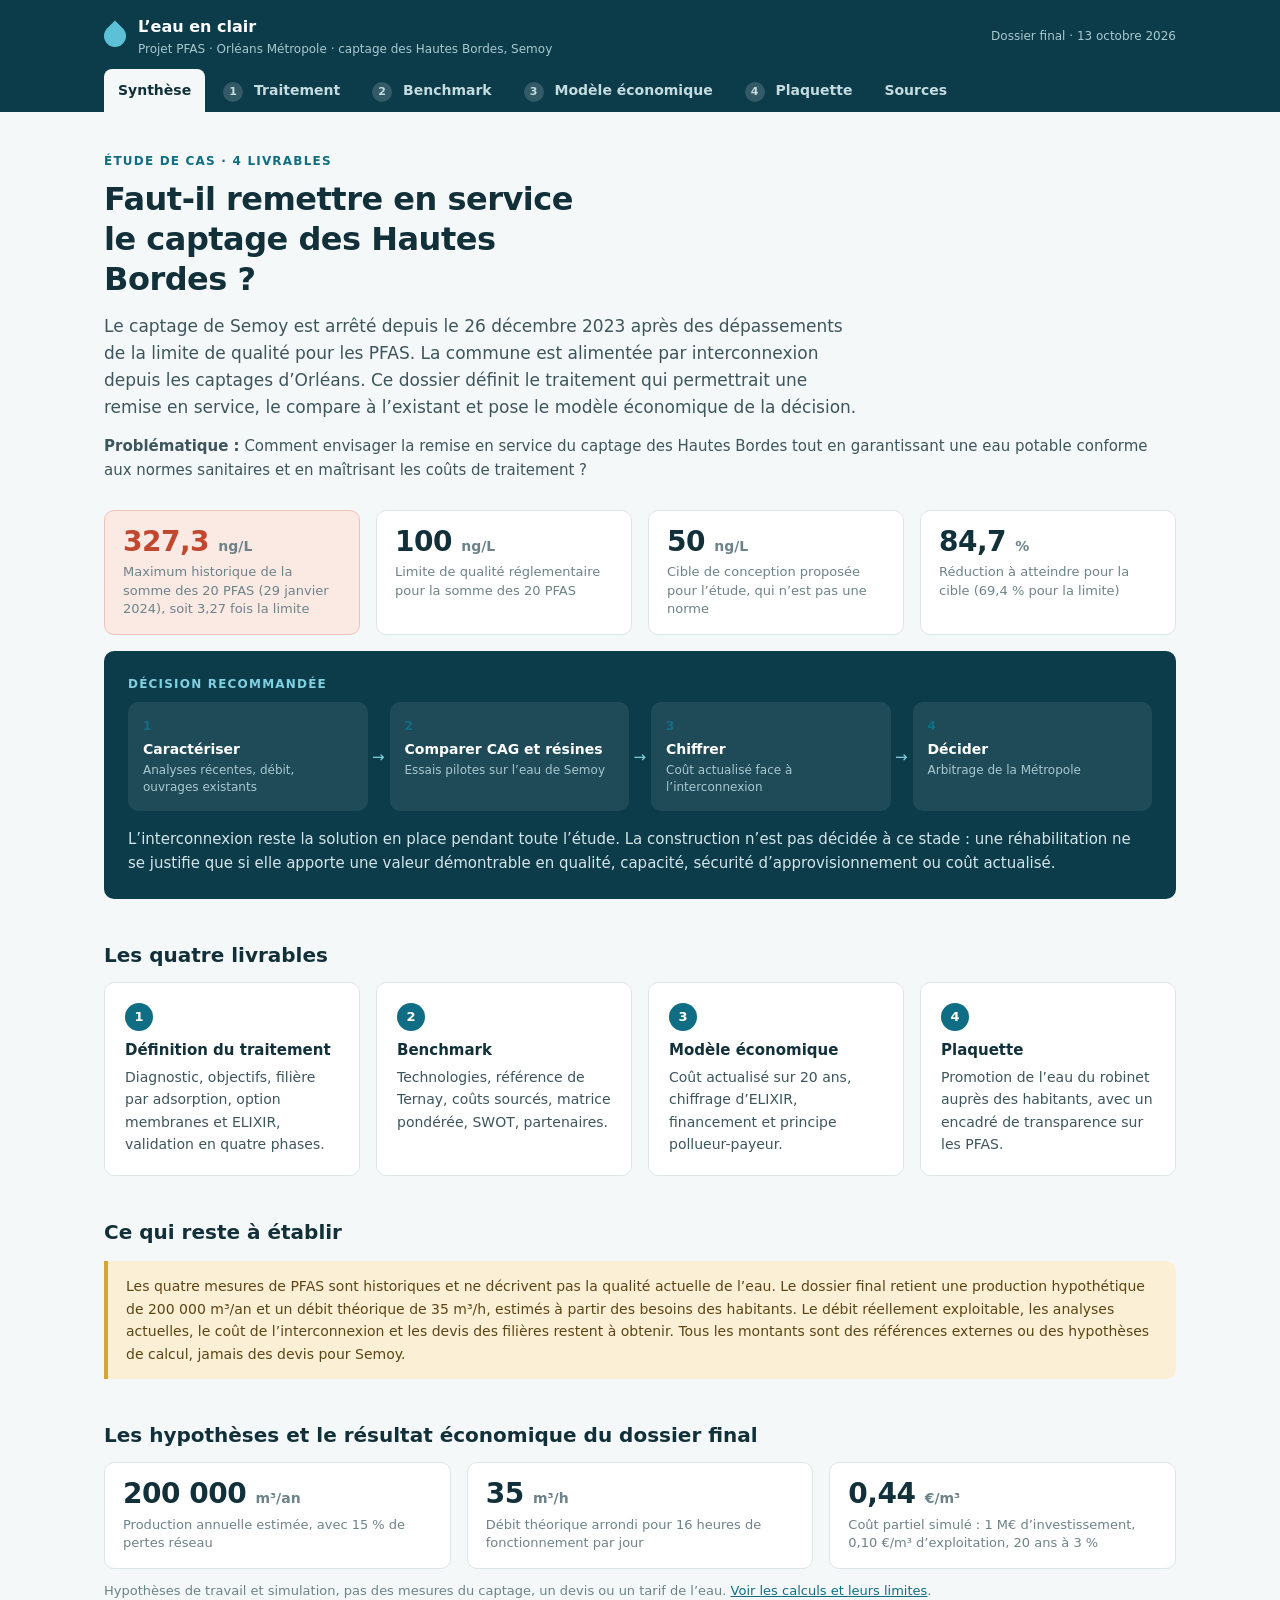
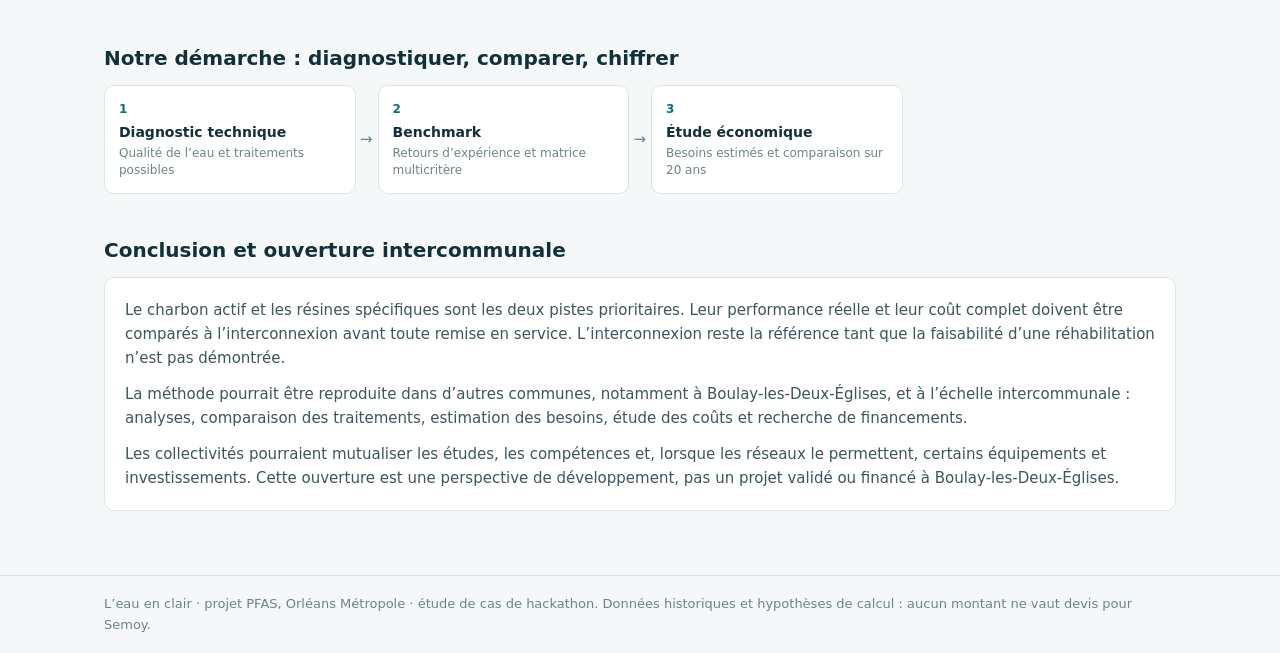
<file: index.html>
<!doctype html>
<html lang="fr">
  <head>
    <meta charset="UTF-8" />
    <meta name="viewport" content="width=device-width, initial-scale=1.0" />
    <title>L’eau en clair · Projet PFAS · Orléans Métropole</title>
    <link rel="stylesheet" href="styles.css?v=habitants-final" />
  </head>
  <body>
    <header class="site-header">
      <div class="wrap header-row">
        <a class="brand" href="#synthese">
          <span class="brand-drop" aria-hidden="true"></span>
          <span><strong>L’eau en clair</strong><small>Projet PFAS · Orléans Métropole · captage des Hautes Bordes, Semoy</small></span>
        </a>
        <span class="header-date">Dossier final · 13 octobre 2026</span>
      </div>
      <nav class="wrap tabs" aria-label="Livrables">
        <a href="#synthese">Synthèse</a>
        <a href="#traitement"><b>1</b> Traitement</a>
        <a href="#benchmark"><b>2</b> Benchmark</a>
        <a href="#economie"><b>3</b> Modèle économique</a>
        <a href="#plaquette"><b>4</b> Plaquette</a>
        <a href="#sources">Sources</a>
      </nav>
    </header>

    <main class="wrap">
      <!-- ================= SYNTHÈSE ================= -->
      <section class="view" id="synthese">
        <div class="hero">
          <p class="kicker">Étude de cas · 4 livrables</p>
          <h1>Faut-il remettre en service le captage des Hautes Bordes&nbsp;?</h1>
          <p class="lead">Le captage de Semoy est arrêté depuis le 26 décembre 2023 après des dépassements de la limite de qualité pour les PFAS. La commune est alimentée par interconnexion depuis les captages d’Orléans. Ce dossier définit le traitement qui permettrait une remise en service, le compare à l’existant et pose le modèle économique de la décision.</p>
          <p><strong>Problématique :</strong> Comment envisager la remise en service du captage des Hautes Bordes tout en garantissant une eau potable conforme aux normes sanitaires et en maîtrisant les coûts de traitement ?</p>
        </div>

        <div class="grid g4">
          <div class="stat alert"><strong>327,3 <span>ng/L</span></strong><small>Maximum historique de la somme des 20 PFAS (29 janvier 2024), soit 3,27 fois la limite</small></div>
          <div class="stat"><strong>100 <span>ng/L</span></strong><small>Limite de qualité réglementaire pour la somme des 20 PFAS</small></div>
          <div class="stat"><strong>50 <span>ng/L</span></strong><small>Cible de conception proposée pour l’étude, qui n’est pas une norme</small></div>
          <div class="stat"><strong>84,7 <span>%</span></strong><small>Réduction à atteindre pour la cible (69,4 % pour la limite)</small></div>
        </div>

        <div class="decision">
          <p class="kicker">Décision recommandée</p>
          <ol class="flow">
            <li><strong>Caractériser</strong><span>Analyses récentes, débit, ouvrages existants</span></li>
            <li><strong>Comparer CAG et résines</strong><span>Essais pilotes sur l’eau de Semoy</span></li>
            <li><strong>Chiffrer</strong><span>Coût actualisé face à l’interconnexion</span></li>
            <li><strong>Décider</strong><span>Arbitrage de la Métropole</span></li>
          </ol>
          <p>L’interconnexion reste la solution en place pendant toute l’étude. La construction n’est pas décidée à ce stade : une réhabilitation ne se justifie que si elle apporte une valeur démontrable en qualité, capacité, sécurité d’approvisionnement ou coût actualisé.</p>
        </div>

        <h2>Les quatre livrables</h2>
        <div class="grid g4">
          <a class="card link-card" href="#traitement"><span class="num">1</span><h3>Définition du traitement</h3><p>Diagnostic, objectifs, filière par adsorption, option membranes et ELIXIR, validation en quatre phases.</p></a>
          <a class="card link-card" href="#benchmark"><span class="num">2</span><h3>Benchmark</h3><p>Technologies, référence de Ternay, coûts sourcés, matrice pondérée, SWOT, partenaires.</p></a>
          <a class="card link-card" href="#economie"><span class="num">3</span><h3>Modèle économique</h3><p>Coût actualisé sur 20 ans, chiffrage d’ELIXIR, financement et principe pollueur-payeur.</p></a>
          <a class="card link-card" href="#plaquette"><span class="num">4</span><h3>Plaquette</h3><p>Promotion de l’eau du robinet auprès des habitants, avec un encadré de transparence sur les PFAS.</p></a>
        </div>

        <h2>Ce qui reste à établir</h2>
        <div class="note">
          <p>Les quatre mesures de PFAS sont historiques et ne décrivent pas la qualité actuelle de l’eau. Le dossier final retient une production hypothétique de 200 000 m³/an et un débit théorique de 35 m³/h, estimés à partir des besoins des habitants. Le débit réellement exploitable, les analyses actuelles, le coût de l’interconnexion et les devis des filières restent à obtenir. Tous les montants sont des références externes ou des hypothèses de calcul, jamais des devis pour Semoy.</p>
        </div>

        <h2>Les hypothèses et le résultat économique du dossier final</h2>
        <div class="grid g3">
          <div class="stat"><strong>200 000 <span>m³/an</span></strong><small>Production annuelle estimée, avec 15 % de pertes réseau</small></div>
          <div class="stat"><strong>35 <span>m³/h</span></strong><small>Débit théorique arrondi pour 16 heures de fonctionnement par jour</small></div>
          <div class="stat"><strong>0,44 <span>€/m³</span></strong><small>Coût partiel simulé : 1 M€ d’investissement, 0,10 €/m³ d’exploitation, 20 ans à 3 %</small></div>
        </div>
        <p class="small-note">Hypothèses de travail et simulation, pas des mesures du captage, un devis ou un tarif de l’eau. <a href="#economie">Voir les calculs et leurs limites</a>.</p>

        <h2>Notre démarche : diagnostiquer, comparer, chiffrer</h2>
        <ol class="flow">
          <li><strong>Diagnostic technique</strong><span>Qualité de l’eau et traitements possibles</span></li>
          <li><strong>Benchmark</strong><span>Retours d’expérience et matrice multicritère</span></li>
          <li><strong>Étude économique</strong><span>Besoins estimés et comparaison sur 20 ans</span></li>
        </ol>

        <h2>Conclusion et ouverture intercommunale</h2>
        <div class="card">
          <p>Le charbon actif et les résines spécifiques sont les deux pistes prioritaires. Leur performance réelle et leur coût complet doivent être comparés à l’interconnexion avant toute remise en service. L’interconnexion reste la référence tant que la faisabilité d’une réhabilitation n’est pas démontrée.</p>
          <p>La méthode pourrait être reproduite dans d’autres communes, notamment à Boulay-les-Deux-Églises, et à l’échelle intercommunale : analyses, comparaison des traitements, estimation des besoins, étude des coûts et recherche de financements.</p>
          <p>Les collectivités pourraient mutualiser les études, les compétences et, lorsque les réseaux le permettent, certains équipements et investissements. Cette ouverture est une perspective de développement, pas un projet validé ou financé à Boulay-les-Deux-Églises.</p>
        </div>
      </section>

      <!-- ================= LIVRABLE 1 ================= -->
      <section class="view" id="traitement">
        <div class="hero">
          <p class="kicker">Livrable 1</p>
          <h1>Définition du traitement nécessaire</h1>
          <p class="lead">Le captage des Hautes Bordes est arrêté depuis le 26 décembre 2023 suite aux dépassements PFAS. Alimentée par Orléans depuis, la commune étudie ici les conditions techniques d’une remise en service (faisabilité, traitement, coûts), tout en prenant en compte la chimie spécifique de l’eau (fer et manganèse).</p>
        </div>

        <h2>Diagnostic : quatre mesures historiques</h2>
        <div class="grid g2">
          <div class="card">
            <div class="chart" role="img" aria-label="Somme des 20 PFAS : 207,2 ng/L le 7 novembre 2023, 159,6 le 5 décembre 2023, 305,5 le 11 janvier 2024, 327,3 le 29 janvier 2024, pour une limite de 100 ng/L">
              <div class="chart-line limit"><span>Limite 100 ng/L</span></div>
              <div class="chart-line target"><span>Cible 50 ng/L</span></div>
              <div class="bar" style="--v:207.2"><b>207,2</b><small>7 nov. 2023</small></div>
              <div class="bar" style="--v:159.6"><b>159,6</b><small>5 déc. 2023</small></div>
              <div class="bar" style="--v:305.5"><b>305,5</b><small>11 janv. 2024</small></div>
              <div class="bar" style="--v:327.3"><b>327,3</b><small>29 janv. 2024</small></div>
            </div>
            <p class="caption">Somme des 20 PFAS, en ng/L.</p>
          </div>
          <div class="card">
            <h3>Ce que montrent les analyses</h3>
            <p>Les quatre prélèvements dépassent la limite de qualité. Le détail fait apparaître PFHxS, PFOA, PFOS, PFHxA, PFPeA et PFHpA.</p>
            <p>Ce mélange comprend des PFAS à chaînes relativement courtes, dont le comportement d’adsorption diffère. Le traitement doit donc être évalué sur chaque molécule, et pas seulement sur la somme.</p>
            <p>Le captage dispose d’une station de déferrisation-démanganisation rénovée en 2022. Sa réutilisation doit être vérifiée pour limiter les investissements, le colmatage et la dégradation des médias PFAS. Les besoins de prétraitement seront précisés par les analyses actualisées.</p>
            <p class="small-note">Fer, manganèse, matière organique, turbidité, pH et autres ions du captage ne sont pas établis. Une nouvelle campagne de mesures est nécessaire avant tout dimensionnement.</p>
          </div>
        </div>

        <h2>Objectifs du traitement</h2>
        <div class="grid g5">
          <div class="card mini"><h3>Sanitaire</h3><p>Respecter 100 ng/L pour la somme des 20 PFAS et les autres exigences applicables. Soit une réduction d’au moins 69,4 % par rapport au pic historique.</p></div>
          <div class="card mini"><h3>Conception</h3><p>Viser 50 ng/L en sortie pour disposer d’une marge opérationnelle. Soit une réduction d’au moins 84,7 % pour atteindre cet objectif de sécurité.</p></div>
          <div class="card mini"><h3>Technique</h3><p>Fonctionnement stable et continu, risque de percée des filtres limité.</p></div>
          <div class="card mini"><h3>Économique</h3><p>Minimiser le coût complet du mètre cube d’eau conforme.</p></div>
          <div class="card mini"><h3>Environnemental</h3><p>Gestion traçable des médias et déchets contenant les PFAS captés.</p></div>
        </div>

        <h2>Filière recommandée : adsorption sélective</h2>
        <ol class="flow six">
          <li><strong>Captage et contrôle</strong><span>Analyse de l’eau brute</span></li>
          <li><strong>Prétraitement</strong><span>Fer et manganèse, si nécessaire</span></li>
          <li class="key"><strong>Adsorption des PFAS</strong><span>Résines ou charbon actif, colonnes tête et sécurité</span></li>
          <li><strong>Surveillance</strong><span>Prélèvements à l’entrée, entre colonnes, en sortie</span></li>
          <li><strong>Désinfection</strong><span>Contrôles puis distribution</span></li>
          <li><strong>Déchets PFAS</strong><span>Filière spécialisée et traçabilité</span></li>
        </ol>
        <p>Deux médias sont à mettre en concurrence sur l’eau de Semoy : les résines échangeuses d’anions spécifiques aux PFAS, à tester en premier en raison de la diversité des molécules, et le charbon actif granulaire (CAG), référence mature déjà utilisée sur d’autres installations métropolitaines. Les installer en série ne se justifie que si les essais démontrent un gain significatif au regard du surcoût.</p>
        <div data-table="mediaCompare"></div>

        <h2>Variantes techniques et solutions de recours</h2>
        <div class="segmented" id="scenarioTabs" role="tablist"></div>
        <div class="card" id="scenarioPanel"></div>
        <p class="small-note">Avec l’hypothèse de 550 m³/j d’eau brute et un taux illustratif de 10 % de concentrat, il faudrait gérer 55 m³/j de rejets, bien au-delà d’une unité ELIXIR annoncée à 4–5 m³/j. Le débit exploitable et le taux de concentrat réels restent inconnus.</p>

        <h2>Justification du choix technique</h2>
        <div class="table-wrap stack">
          <table>
            <thead>
              <tr><th scope="col">Critère</th><th scope="col">Résines spécifiques PFAS</th><th scope="col">Charbon actif granulaire (CAG)</th></tr>
            </thead>
            <tbody>
              <tr><td data-label="Critère"><strong>Élimination des PFAS</strong></td><td data-label="Résines spécifiques PFAS">Bonne à très bonne</td><td data-label="Charbon actif granulaire (CAG)">Bonne à très bonne</td></tr>
              <tr><td data-label="Critère"><strong>PFAS à chaînes courtes</strong></td><td data-label="Résines spécifiques PFAS">Potentiellement avantageux</td><td data-label="Charbon actif granulaire (CAG)">Percée parfois plus rapide</td></tr>
              <tr><td data-label="Critère"><strong>Déchets générés</strong></td><td data-label="Résines spécifiques PFAS">Résines usées contaminées</td><td data-label="Charbon actif granulaire (CAG)">Charbon usé contaminé</td></tr>
            </tbody>
          </table>
        </div>
        <p><strong>Pourquoi tester les résines en priorité ?</strong> Les analyses montrent des PFAS à chaînes courtes, plus difficiles à retenir avec du charbon. Les essais sur l’eau de Semoy départageront ces deux technologies.</p>

        <h2>Pré-dimensionnement : volume de média</h2>
        <div class="grid g2">
          <div class="card calc">
            <p class="formula">Volume (m³) = débit (m³/h) × temps de contact (min) ÷ 60</p>
            <div class="inputs">
              <label>Débit (m³/h)<input type="number" id="mediaFlow" value="35" min="0" step="5" /></label>
              <label>Temps de contact (min)<input type="number" id="mediaTime" value="5" min="0" step="1" /></label>
            </div>
            <div class="result"><small>Volume théorique pour une colonne</small><strong id="mediaOut">—</strong></div>
            <p class="small-note">Exemple de méthode. Ce volume vaut pour une colonne, pas pour une installation à deux colonnes, et ne constitue pas un dimensionnement de Semoy.</p>
          </div>
          <div class="card">
            <h3>Données nécessaires au dimensionnement</h3>
            <div data-table="sizingData"></div>
          </div>
        </div>

        <h2>Validation avant remise en service</h2>
        <ol class="timeline">
          <li><b>Phase 1</b><strong>Caractérisation du captage</strong><span>Campagne d’analyses actualisée et faisabilité technique.</span></li>
          <li><b>Phase 2</b><strong>Essais comparatifs</strong><span>CAG et résines en parallèle : performance par molécule, saturation, pertes de charge, maintenance.</span></li>
          <li><b>Phase 3</b><strong>Validation technico-économique</strong><span>Investissements, exploitation, déchets, coût par m³, face à l’interconnexion.</span></li>
          <li><b>Phase 4</b><strong>Mise en service conditionnelle</strong><span>Travaux, qualification, conformité démontrée, validations sanitaires.</span></li>
        </ol>
        <p>Le programme d’essais s’étend aux membranes (rétention par PFAS, taux de récupération, conductivité, énergie, flux de concentrat) et à ELIXIR (fiche d’acceptation des effluents, analyse d’un échantillon de concentrat, bilan matière, composés secondaires, capacité annuelle contractuelle).</p>

        <h2>Indicateurs de réussite</h2>
        <div data-table="successIndicators"></div>

        <h2>Conclusion du Livrable 1</h2>
        <div class="decision">
          <p>La solution de sécurité actuelle reste l’interconnexion avec Orléans. La remise en service exige une filière complète (prétraitement + adsorption) dont la viabilité financière et technique dépendra des essais comparatifs entre Résines et Charbon Actif.</p>
        </div>
      </section>

      <!-- ================= LIVRABLE 2 ================= -->
      <section class="view" id="benchmark">
        <div class="hero">
          <p class="kicker">Livrable 2</p>
          <h1>Benchmark des solutions et bonnes pratiques</h1>
          <p class="lead">Le maintien de l’interconnexion est la référence actuelle. Si une réhabilitation est étudiée, charbon actif granulaire et résines spécifiques sont les deux technologies à tester en parallèle. Les membranes restent un recours, et le devenir des résidus se prévoit dès la conception.</p>
        </div>

        <h2>Benchmark des solutions</h2>
        <div data-table="decisionScenarios"></div>
        <h3>Matrice de notation des technologies</h3>
        <div data-table="benchmarkScores"></div>
        <p>Les résines et le charbon actif se détachent grâce à leur rapport efficacité/coût, reléguant l’osmose inverse (énergivore) au rang de solution alternative.</p>
        <p class="small-note">Classement de référence du Livrable 2. La matrice pondérée ci-dessous permet d’explorer la sensibilité de ces scores aux hypothèses de coût.</p>

        <h2>Technologies comparées</h2>
        <div data-table="benchTech"></div>
        <div class="note"><p>Retirer les PFAS de l’eau distribuée n’est pas les détruire : le charbon et les résines les piègent, les membranes les concentrent, et ELIXIR serait un traitement séparé d’effluents admis. La compatibilité des charbons et résines usés avec ELIXIR ne peut pas être présumée.</p></div>

        <h2>Membranes et ELIXIR</h2>
        <div data-table="benchMembranes"></div>

        <h2>Références économiques et Cas d’usage</h2>
        <div class="card">
          <p><strong>Le précédent de Ternay (SUEZ) :</strong> Modernisation réussie de 6 filtres en filtres à charbon actif (Carbazur®) validée après 2 ans d’essais.</p>
          <p><strong>Estimation des coûts (Réf. Saint-Louis) :</strong> Le traitement mobile au charbon actif est estimé entre 0,86 € et 1,92 € par m³ selon le débit. Avec l’hypothèse de travail de 200 000 m³/an pour Semoy, un surcoût de 0,20 €/m³ représenterait 40 000 €/an.</p>
          <p class="small-note">Les références et leur périmètre sont détaillés ci-dessous. Le volume et le surcoût utilisés pour Semoy sont des hypothèses de calcul.</p>
        </div>

        <h2>Référence industrielle : l’usine de Ternay (SUEZ)</h2>
        <div class="grid g2">
          <div class="card">
            <p>À Ternay (Rhône-Sud), six filtres existants ont été transformés en réacteurs Carbazur® Simplex à charbon actif renouvelable en continu, après des essais en laboratoire et plus de deux ans d’essais en conditions réelles.</p>
            <div class="grid g2 tight">
              <div class="stat"><strong>5,6 <span>M m³/an</span></strong><small>d’eau potable produite</small></div>
              <div class="stat"><strong>170 000</strong><small>personnes desservies</small></div>
            </div>
            <p class="small-note">Le coût n’est pas indiqué dans la présentation. La référence renforce la crédibilité du CAG, sans prouver son coût ni son efficacité sur l’eau de Semoy.</p>
          </div>
          <div class="card">
            <h3>Enseignements pour Semoy</h3>
            <ul class="list">
              <li>Étudier le réemploi des ouvrages existants avant de prévoir une usine neuve.</li>
              <li>Prévoir des essais de percée et valider la durée de vie des médias.</li>
              <li>Comparer les contraintes d’exploitation et de déchets de plusieurs configurations.</li>
              <li>L’échelle de Ternay n’est pas transposable directement.</li>
            </ul>
          </div>
        </div>

        <h2>Coûts publiés : unités mobiles CAG de Saint-Louis Agglomération</h2>
        <div data-table="saintLouis"></div>
        <p class="small-note">Ratio = coût sur deux ans ÷ (730 jours × production journalière annoncée). Il suppose une production continue au volume prévu : ce n’est ni un tarif contractuel ni une estimation pour Semoy, et les trois lignes ne dessinent pas une courbe universelle d’économie d’échelle.</p>

        <h2>Matrice pondérée</h2>
        <div class="grid g2">
          <div class="card">
            <div data-table="matrix"></div>
            <p class="small-note">Notes de 1 à 5, provisoires. Le coût est noté à l’identique pour CAG et résines faute de devis comparables, pour ne pas déclarer à tort un gagnant économique.</p>
          </div>
          <div class="card calc">
            <h3>Tester la sensibilité du classement</h3>
            <label class="range">Poids du coût : <b id="costWeightOut">25 %</b>
              <input type="range" id="costWeight" min="15" max="35" step="5" value="25" />
            </label>
            <p class="small-note">L’écart est redistribué sur l’efficacité (deux tiers) et l’intégration au site (un tiers).</p>
            <div class="inputs">
              <label>Note de coût du CAG<select id="costCag"><option>1</option><option>2</option><option selected>3</option><option>4</option><option>5</option></select></label>
              <label>Note de coût des résines<select id="costResin"><option>1</option><option>2</option><option selected>3</option><option>4</option><option>5</option></select></label>
            </div>
            <div id="matrixScores" class="scores"></div>
            <p class="small-note" id="matrixVerdict"></p>
          </div>
        </div>
        <p class="small-note">Une seconde grille, issue du document sur ELIXIR et les membranes, donne CAG 73, résines 71, membranes 69 et membranes + ELIXIR 60. Elle repose sur d’autres critères et pondérations : les deux jeux de scores ne sont ni comparables ni fusionnables, et montrent surtout la sensibilité du classement.</p>

        <h2>Interconnexion ou réhabilitation&nbsp;?</h2>
        <div data-table="interVsRehab"></div>

        <h2>Analyse SWOT : Remise en service du captage</h2>
        <div class="swot">
          <div class="s"><h3>Forces</h3><p>Réutilisation d’une ressource locale, diversification.</p></div>
          <div class="w"><h3>Faiblesses</h3><p>Coût d’installation, gestion complexe des déchets.</p></div>
          <div class="o"><h3>Opportunités</h3><p>Amélioration de la sécurité d’approvisionnement.</p></div>
          <div class="t"><h3>Menaces</h3><p>Évolution stricte des normes, investissement disproportionné face à l’interconnexion.</p></div>
        </div>

        <h2>Rôle potentiel des partenaires</h2>
        <div class="card">
          <ul class="list">
            <li><strong>SUEZ :</strong> Expertise sur les essais de traitement (charbon/résines).</li>
            <li><strong>MS4ALL :</strong> Simulation moléculaire pour le choix des médias.</li>
            <li><strong>Atos :</strong> Outils numériques de suivi et de cartographie.</li>
            <li><strong>ArianeGroup / Aquarden :</strong> Destruction des concentrats via ELIXIR.</li>
            <li><strong>Banque des Territoires :</strong> Accompagnement et financement.</li>
          </ul>
          <p class="small-note">Orléans Métropole pilote l’étude et arbitre le choix. Le recours à ELIXIR dépend de la compatibilité des concentrats et de la capacité de traitement validée.</p>
        </div>

        <h2>Bonnes pratiques</h2>
        <div class="card">
          <ul class="list cols">
            <li>Protéger les aires d’alimentation des captages.</li>
            <li>Réduire les émissions de PFAS à la source.</li>
            <li>Réaliser des prélèvements réguliers.</li>
            <li>Contrôler en tête et en sortie de traitement.</li>
            <li>Anticiper la percée des médias.</li>
            <li>Assurer la traçabilité des médias usés.</li>
          </ul>
          <p class="small-note">Ces mesures complètent les technologies curatives. L’interconnexion est un scénario de comparaison : sa capacité, sa qualité et sa robustesse restent à vérifier.</p>
        </div>

        <h2>Feuille de route</h2>
        <div data-table="roadmap"></div>
      </section>

      <!-- ================= LIVRABLE 3 ================= -->
      <section class="view" id="economie">
        <div class="hero">
          <p class="kicker">Livrable 3</p>
          <h1>Modèle économique de sécurisation de l’eau potable</h1>
          <p class="lead">Trois scénarios sont comparés sur 20 ans, en coûts supplémentaires par rapport à l’alimentation actuelle : maintien de l’interconnexion, remise en service avec charbon actif granulaire, remise en service avec résines spécifiques PFAS.</p>
        </div>

        <div class="grid g2">
          <div class="card mini"><h3>CAPEX</h3><p>Dépenses d’investissement, payées une fois : ouvrages, filtres, travaux, raccordement.</p></div>
          <div class="card mini"><h3>OPEX</h3><p>Dépenses d’exploitation, récurrentes : médias, énergie, analyses, personnel, déchets.</p></div>
        </div>
        <div class="note"><p>Le site dispose d’une station de déferrisation-démanganisation rénovée en 2022. Sa réutilisation est le principal levier économique à expertiser avant de chiffrer une unité PFAS.</p></div>

        <h2>Estimation des besoins en eau de Semoy</h2>
        <div data-table="waterNeeds"></div>
        <p class="small-note">Calcul : 3 269 × 143 ÷ 1 000 = 467,5 m³/j consommés ; 467,5 ÷ 0,85 ≈ 550 m³/j à produire ; 550 ÷ 16 ≈ 35 m³/h. Les valeurs annuelles sont arrondies à 171 000 m³ consommés et 200 000 m³ produits. Ce bilan estime les besoins domestiques avec les pertes supposées ; il ne mesure pas la capacité du captage.</p>

        <h2>Simulation de référence : environ 0,44 €/m³</h2>
        <div class="grid g3">
          <div class="stat"><strong>67 216 <span>€/an</span></strong><small>Investissement fictif de 1 M€ annualisé sur 20 ans à 3 %</small></div>
          <div class="stat"><strong>20 000 <span>€/an</span></strong><small>Exploitation supposée : 200 000 m³/an × 0,10 €/m³</small></div>
          <div class="stat"><strong>0,44 <span>€/m³</span></strong><small>87 216 €/an de coût partiel, soit 0,436 €/m³ avant arrondi</small></div>
        </div>
        <p class="small-note">Simulation sans aide : ce coût partiel n’est ni un tarif définitif de l’eau ni un coût complet validé. Analyses, déchets, énergie et renouvellements restent à préciser s’ils ne sont pas déjà couverts par l’hypothèse d’exploitation. Le simulateur ci-dessous permet de modifier ce cas de référence.</p>

        <h2>Simulateur : coût actualisé par m³ conforme</h2>
        <div class="grid g2">
          <div class="card calc">
            <div class="inputs">
              <label>CAPEX (€ HT)<input type="number" id="simCapex" value="1000000" min="0" step="50000" /></label>
              <label>Volume conforme (m³/an)<input type="number" id="simVolume" value="200000" min="0" step="10000" /></label>
              <label>OPEX (€/m³)<input type="number" id="simOpex" value="0.10" min="0" step="0.01" /></label>
              <label>Subventions notifiées (€)<input type="number" id="simGrant" value="0" min="0" step="50000" /></label>
              <label class="wide">Contribution pollueur-payeur contractualisée (€)<input type="number" id="simPolluter" value="0" min="0" step="50000" /></label>
            </div>
            <p class="small-note">Taux d’actualisation de 3 % sur 20 ans, soit un facteur d’annuité de 0,067216. Ce sont des hypothèses de modélisation, pas un taux de prêt.</p>
          </div>
          <div class="card">
            <dl class="results">
              <div><dt>Besoin de fonds propres et de dette</dt><dd id="simNet">—</dd></div>
              <div><dt>Annuité de l’investissement</dt><dd id="simAnnuity">—</dd></div>
              <div><dt>Exploitation annuelle</dt><dd id="simOpexYear">—</dd></div>
              <div><dt>Coût annuel partiel</dt><dd id="simTotal">—</dd></div>
              <div class="main"><dt>Coût partiel par m³</dt><dd id="simPerM3">—</dd></div>
            </dl>
            <p class="small-note">Restent à ajouter déchets, analyses, énergie et renouvellements non couverts, inconnus sans devis. Seules les aides certaines se déduisent : subventions et contribution du pollueur restent à 0 € dans le cas central. Les 200 000 m³/an sont une estimation des besoins, pas un volume exploitable confirmé.</p>
          </div>
        </div>

        <h2>Paliers de sensibilité du CAPEX</h2>
        <div data-table="capexSteps"></div>

        <h2>Sensibilité aux dépenses d’exploitation</h2>
        <div data-table="opexSensitivity"></div>
        <p class="small-note">Cas fixe : 1 M€ d’investissement, 200 000 m³/an, 20 ans et 3 %, sans aide. Ces coûts partiels illustrent l’effet de la durée de vie et du remplacement des médias ; ils ne départagent pas le CAG et les résines sans essais et devis.</p>

        <h2>Prix vérifiés, nature et limites</h2>
        <div data-table="prices"></div>

        <h2>Seuil de décision</h2>
        <div class="card">
          <p>Soit K<sub>A</sub> le coût annuel additionnel mesuré de l’interconnexion, et K<sub>B</sub>, K<sub>C</sub> le coût annuel équivalent tout compris de chaque option de réhabilitation. Si K<sub>B</sub> dépasse K<sub>A</sub>, la différence est une «&nbsp;prime de résilience&nbsp;» : elle peut se justifier par la diversification des ressources, mais sa valeur doit être décidée et documentée par la Métropole.</p>
        </div>
        <div data-table="missingData"></div>

        <h2>Chiffrage d’ELIXIR</h2>
        <div class="grid g2">
          <div class="card calc">
            <div class="inputs">
              <label>Flux à détruire (m³/j)<input type="number" id="elxFlow" value="5" min="0" step="1" /></label>
              <label>Prix de l’électricité (€/kWh)<input type="number" id="elxPower" value="0.15" min="0" step="0.01" /></label>
            </div>
            <div class="presets" id="elxPresets">
              <button type="button" data-flow="1">1 m³/j</button>
              <button type="button" data-flow="5">5 m³/j</button>
              <button type="button" data-flow="55">55 m³/j · 10 % de 550</button>
              <button type="button" data-flow="550">550 m³/j · eau brute estimée</button>
            </div>
            <dl class="results">
              <div><dt>Volume annuel sur 365 jours</dt><dd id="elxVolume">—</dd></div>
              <div><dt>Unités nécessaires à 1 200 m³/an</dt><dd id="elxUnits">—</dd></div>
              <div><dt>Prestation en usine à 1 000 € HT/m³</dt><dd id="elxService">—</dd></div>
              <div><dt>Location sur site à 480 000 € HT/an par unité</dt><dd id="elxRent">—</dd></div>
              <div><dt>Achat à 3 M€ HT par unité</dt><dd id="elxBuy">—</dd></div>
              <div><dt>Électricité à 250 kWh/m³</dt><dd id="elxEnergy">—</dd></div>
            </dl>
          </div>
          <div class="card">
            <div data-table="elixirOptions"></div>
            <p class="small-note">Tarifs communiqués par l’équipe le 12 octobre 2026, non confirmés par une offre fournisseur. Le prix de l’électricité est hypothétique. La limite de 1 200 m³/an par unité est plus contraignante que les 4–5 m³/j annoncés. L’égalité brute entre achat et location intervient à 6,25 ans, hors financement, entretien et coûts résiduels : ce n’est pas une analyse de rentabilité.</p>
          </div>
        </div>

        <h2>Comparaison économique des voies</h2>
        <div data-table="routes"></div>

        <h2>Financement : guichets et partenaires</h2>
        <div data-table="funders"></div>

        <h2>Pollueur-payeur : trois mécanismes distincts</h2>
        <div class="grid g3">
          <div class="card mini"><h3>Redevances du bassin</h3><p>Les agences de l’eau perçoivent des redevances et les redistribuent par leurs programmes d’intervention. Ce n’est pas une indemnisation directe de la Métropole.</p></div>
          <div class="card mini"><h3>Redevance PFAS 2026</h3><p>La loi de finances pour 2026 crée une redevance sur certains rejets industriels, pour les installations autorisées rejetant plus de 100 g de PFAS par an. Elle vise 28 substances et finance les agences de l’eau.</p></div>
          <div class="card mini"><h3>Responsabilité d’un pollueur identifié</h3><p>Une contribution directe suppose de documenter l’émetteur, les voies de transfert, les responsabilités applicables, les préjudices et leur chiffrage.</p></div>
        </div>
        <div class="note"><p>Le principe pollueur-payeur est un principe de justice environnementale et un axe de plaidoyer territorial. Ce n’est ni un guichet de financement immédiat ni une garantie de recouvrement : sa valeur reste nulle dans le plan de financement tant que rien n’est contractualisé ou établi en justice. S’il devient un acteur du financement, sa contribution se saisit dans le simulateur ci-dessus.</p></div>

        <h2>Plan de financement illustratif pour 1 M€ HT</h2>
        <div data-table="financePlan"></div>
        <p class="small-note">Parts fictives de montage, pas des taux d’intervention annoncés. L’aide à l’innovation reçue par une start-up finance ses propres dépenses de R&amp;D et ne se déduit pas du CAPEX porté par la Métropole. L’impact sur le tarif dépend des volumes facturés et du budget du service : il ne se déduit pas directement du coût de traitement.</p>

        <h2>Plan de déploiement</h2>
        <div data-table="deployment"></div>
        <h2>Conclusion économique</h2>
        <div class="decision"><p>Le scénario illustratif atteint environ 0,44 €/m³ en coût partiel. Sans coût réel de l’interconnexion ni devis comparables du CAG et des résines, aucune option ne peut être déclarée définitivement moins chère. Le modèle fournit une base de comparaison sur 20 ans ; la décision doit reposer sur les essais réels, le coût complet et l’intérêt pour la sécurité d’approvisionnement.</p></div>
      </section>

      <!-- ================= LIVRABLE 4 ================= -->
      <section class="view" id="plaquette">
        <div class="hero no-print">
          <p class="kicker">Livrable 4</p>
          <h1>Plaquette de promotion de l’eau du robinet</h1>
          <p class="lead">Scannez le QR code pour découvrir les plaquettes Semoy et Orléans Métropole sur la page dédiée aux habitants.</p>
          <button type="button" class="button" id="printLeaflet">Imprimer le QR code</button>
          <a class="button ghost" href="habitants.html?v=plaquettes-finales-2">Voir la page habitants</a>
        </div>
        <a class="resident-qr" href="https://neethdseven.github.io/eau-en-clair/habitants.html" aria-label="Consulter la page habitants">
          <img src="assets/qr-habitants-final.png" width="360" height="360" alt="QR code vers https://neethdseven.github.io/eau-en-clair/habitants.html" />
        </a>
      </section>

      <!-- ================= SOURCES ================= -->
      <section class="view" id="sources">
        <div class="hero">
          <p class="kicker">Traçabilité</p>
          <h1>Sources</h1>
          <p class="lead">Les données de fond du PDF final fourni par l’équipe complètent le dossier consolidé : estimation des besoins, scénarios et simulations économiques. Les références externes restent reprises sans certification indépendante de chaque contenu ou tarif. L’éligibilité, les délais et les plafonds des aides se confirment auprès de chaque financeur à la date du dépôt.</p>
        </div>
        <div id="sourceList"></div>
      </section>
    </main>

    <footer class="site-footer no-print">
      <div class="wrap">L’eau en clair · projet PFAS, Orléans Métropole · étude de cas de hackathon. Données historiques et hypothèses de calcul : aucun montant ne vaut devis pour Semoy.</div>
    </footer>

    <script src="data.js?v=dossier-final-20261013"></script>
    <script src="app.js?v=dossier-final-20261013"></script>
  </body>
</html>
</file>
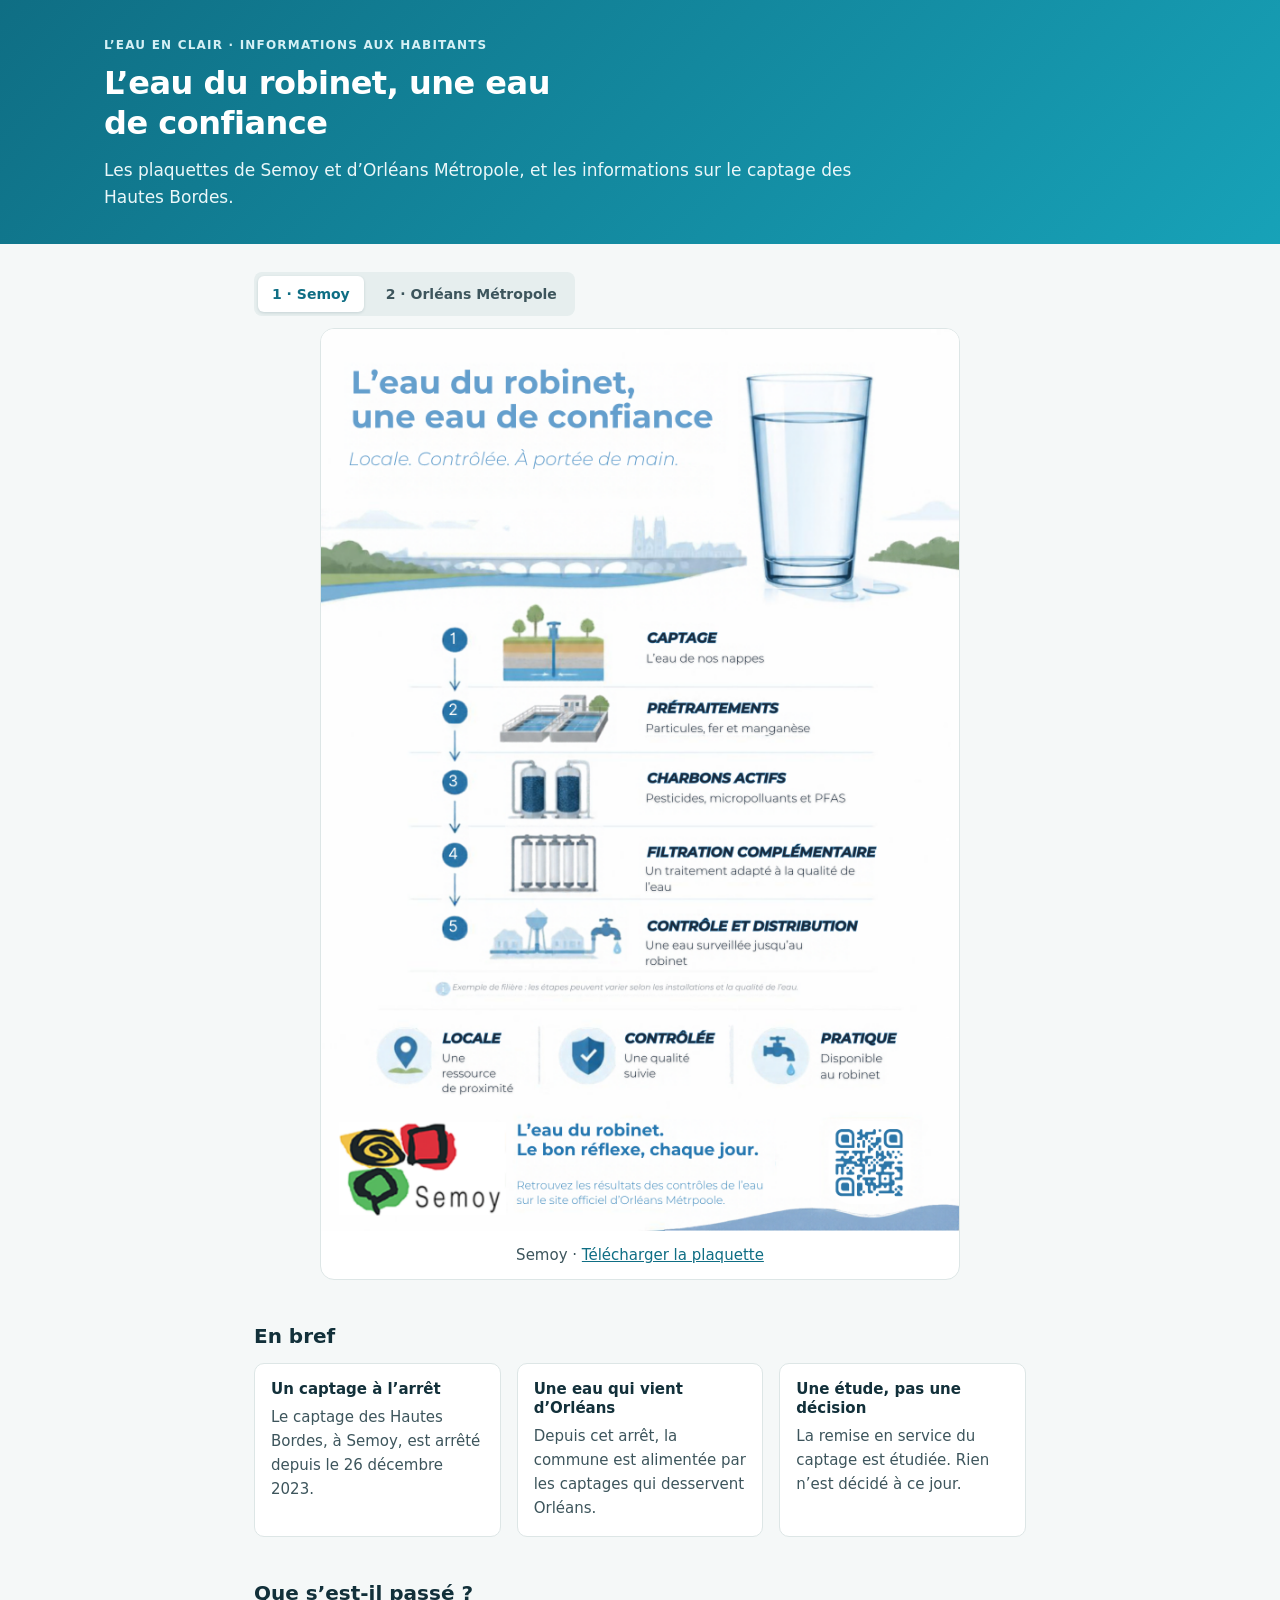
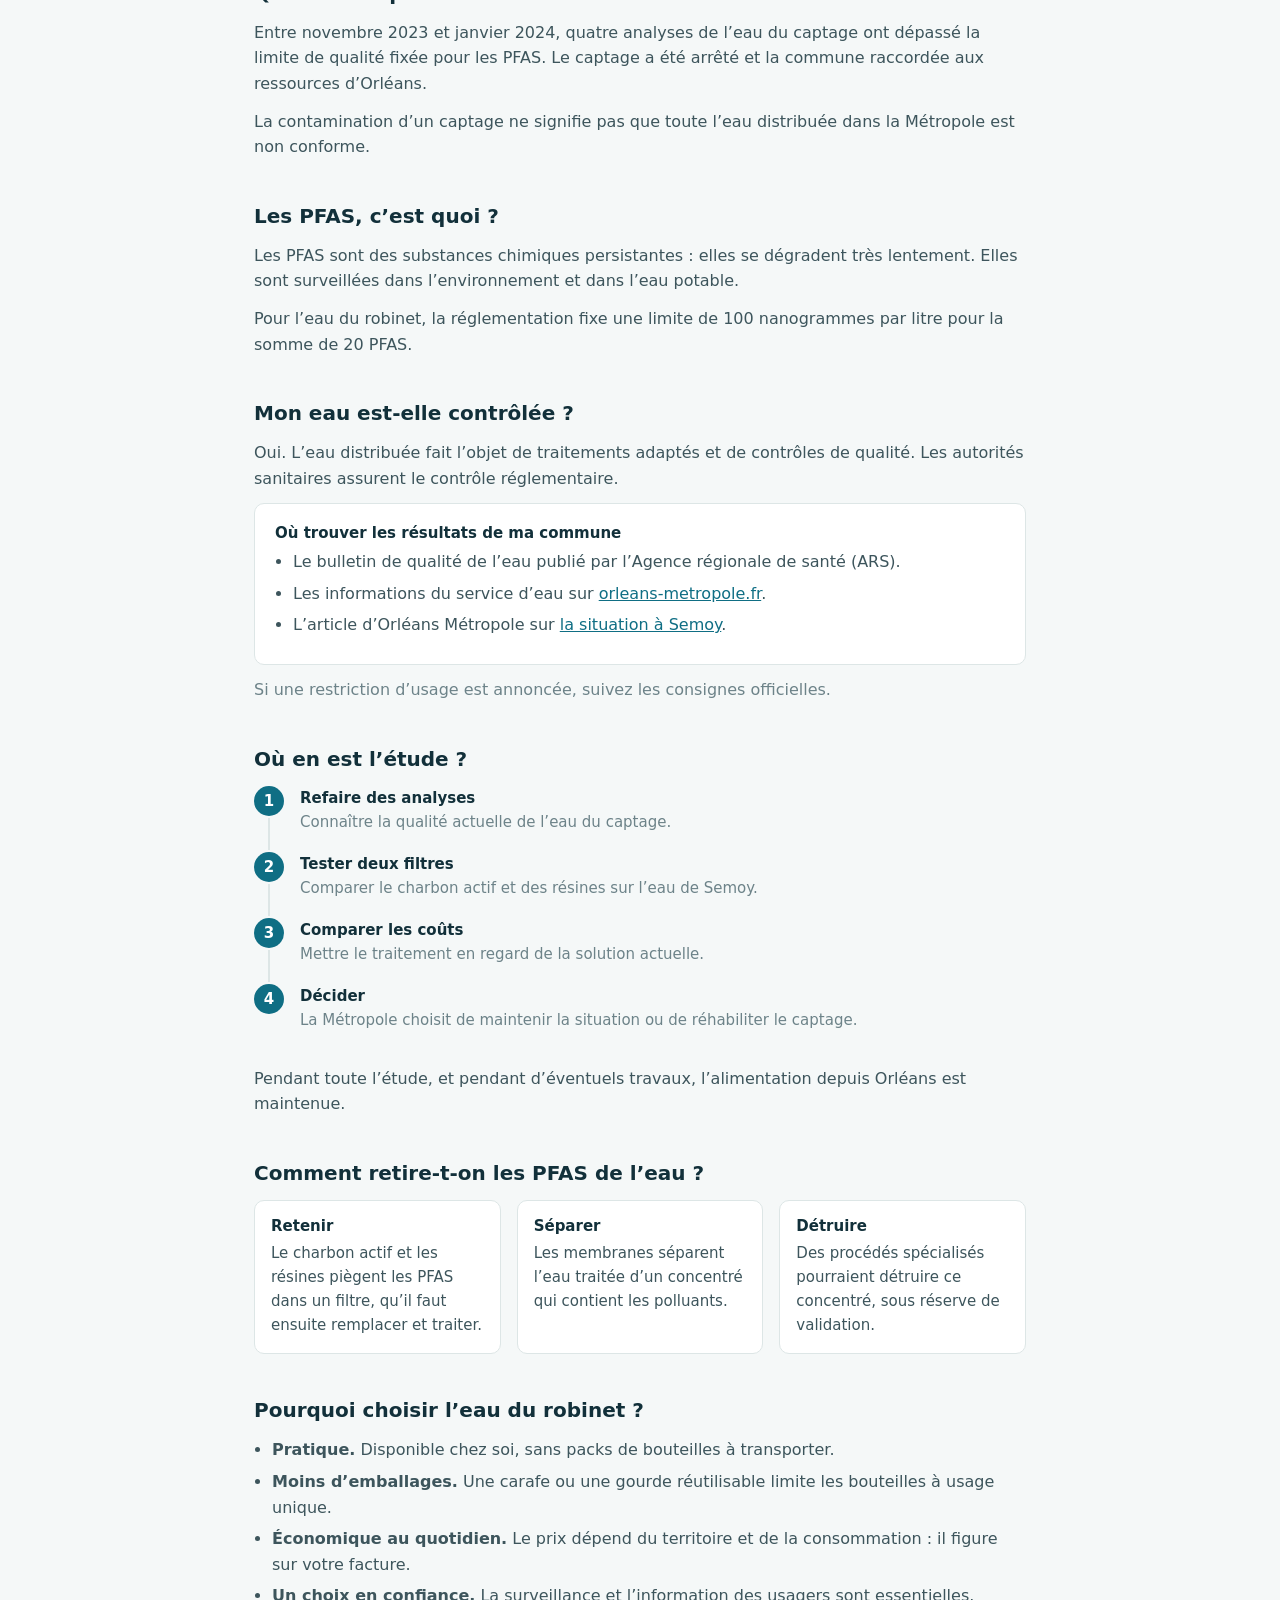
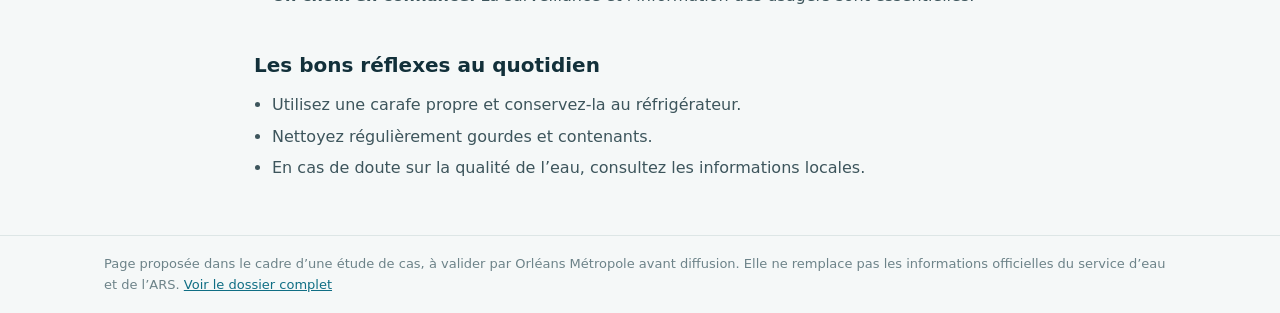
<file: habitants.html>
<!doctype html>
<html lang="fr">
  <head>
    <meta charset="UTF-8" />
    <meta name="viewport" content="width=device-width, initial-scale=1.0" />
    <title>L&#8217;eau en clair &#183; Semoy et Orl&#233;ans M&#233;tropole</title>
    <link rel="stylesheet" href="styles.css?v=plaquettes-finales-2" />
  </head>
  <body class="resident">
    <header class="resident-header">
      <div class="wrap">
        <p class="kicker">L&#8217;eau en clair &#183; informations aux habitants</p>
        <h1>L&#8217;eau du robinet, une eau de confiance</h1>
        <p class="lead">Les plaquettes de Semoy et d&#8217;Orl&#233;ans M&#233;tropole, et les informations sur le captage des Hautes Bordes.</p>
      </div>
    </header>

    <main class="wrap">

      <section class="resident-leaflets" aria-label="Plaquettes d&#8217;information">
        <div class="segmented no-print" role="tablist" aria-label="Choisir une plaquette">
          <button type="button" id="tab-semoy" role="tab" aria-selected="true" aria-controls="panel-semoy">1 &middot; Semoy</button>
          <button type="button" id="tab-orleans" role="tab" aria-selected="false" aria-controls="panel-orleans" tabindex="-1">2 &middot; Orl&eacute;ans M&eacute;tropole</button>
        </div>
        <div id="panel-semoy" role="tabpanel" aria-labelledby="tab-semoy" tabindex="0">
          <figure class="leaflet">
            <a href="assets/plaquette-semoy-finale.jpg?v=d86aa584050c" target="_blank" rel="noopener" aria-label="Agrandir la plaquette Semoy">
              <img src="assets/plaquette-semoy-finale.jpg?v=d86aa584050c" width="1414" height="2000" alt="Plaquette Semoy : L&#8217;eau du robinet, une eau de confiance. Captage, pr&#233;traitements, charbons actifs, filtration compl&#233;mentaire, contr&#244;le et distribution." />
            </a>
            <figcaption class="no-print">Semoy &#183; <a href="assets/plaquette-semoy-finale.jpg?v=d86aa584050c" download>T&#233;l&#233;charger la plaquette</a></figcaption>
          </figure>
        </div>
        <div id="panel-orleans" role="tabpanel" aria-labelledby="tab-orleans" tabindex="0" hidden>
          <figure class="leaflet">
            <a href="assets/plaquette-orleans-finale.jpg?v=b4378bedf1b2" target="_blank" rel="noopener" aria-label="Agrandir la plaquette Orl&#233;ans M&#233;tropole">
              <img src="assets/plaquette-orleans-finale.jpg?v=b4378bedf1b2" width="1414" height="2000" alt="Plaquette Orl&#233;ans M&#233;tropole : L&#8217;eau du robinet, une eau de confiance. Captage, pr&#233;traitements, charbons actifs, filtration compl&#233;mentaire, contr&#244;le et distribution." />
            </a>
            <figcaption class="no-print">Orl&#233;ans M&#233;tropole &#183; <a href="assets/plaquette-orleans-finale.jpg?v=b4378bedf1b2" download>T&#233;l&#233;charger la plaquette</a></figcaption>
          </figure>
        </div>
      </section>

      <section>
        <h2>En bref</h2>
        <div class="grid g3">
          <div class="card mini"><h3>Un captage &#224; l&#8217;arr&#234;t</h3><p>Le captage des Hautes Bordes, &#224; Semoy, est arr&#234;t&#233; depuis le 26 d&#233;cembre 2023.</p></div>
          <div class="card mini"><h3>Une eau qui vient d&#8217;Orl&#233;ans</h3><p>Depuis cet arr&#234;t, la commune est aliment&#233;e par les captages qui desservent Orl&#233;ans.</p></div>
          <div class="card mini"><h3>Une &#233;tude, pas une d&#233;cision</h3><p>La remise en service du captage est &#233;tudi&#233;e. Rien n&#8217;est d&#233;cid&#233; &#224; ce jour.</p></div>
        </div>
      </section>

      <section>
        <h2>Que s&#8217;est-il pass&#233;&nbsp;?</h2>
        <p>Entre novembre 2023 et janvier 2024, quatre analyses de l&#8217;eau du captage ont d&#233;pass&#233; la limite de qualit&#233; fix&#233;e pour les PFAS. Le captage a &#233;t&#233; arr&#234;t&#233; et la commune raccord&#233;e aux ressources d&#8217;Orl&#233;ans.</p>
        <p>La contamination d&#8217;un captage ne signifie pas que toute l&#8217;eau distribu&#233;e dans la M&#233;tropole est non conforme.</p>
      </section>

      <section>
        <h2>Les PFAS, c&#8217;est quoi&nbsp;?</h2>
        <p>Les PFAS sont des substances chimiques persistantes : elles se d&#233;gradent tr&#232;s lentement. Elles sont surveill&#233;es dans l&#8217;environnement et dans l&#8217;eau potable.</p>
        <p>Pour l&#8217;eau du robinet, la r&#233;glementation fixe une limite de 100 nanogrammes par litre pour la somme de 20 PFAS.</p>
      </section>

      <section>
        <h2>Mon eau est-elle contr&#244;l&#233;e&nbsp;?</h2>
        <p>Oui. L&#8217;eau distribu&#233;e fait l&#8217;objet de traitements adapt&#233;s et de contr&#244;les de qualit&#233;. Les autorit&#233;s sanitaires assurent le contr&#244;le r&#233;glementaire.</p>
        <div class="card">
          <h3>O&#249; trouver les r&#233;sultats de ma commune</h3>
          <ul class="list">
            <li>Le bulletin de qualit&#233; de l&#8217;eau publi&#233; par l&#8217;Agence r&#233;gionale de sant&#233; (ARS).</li>
            <li>Les informations du service d&#8217;eau sur <a href="https://www.orleans-metropole.fr" target="_blank" rel="noopener">orleans-metropole.fr</a>.</li>
            <li>L&#8217;article d&#8217;Orl&#233;ans M&#233;tropole sur <a href="https://www.orleans-metropole.fr/actualites/detail/qualite-de-leau-potable-alteree-a-semoy-orleans-metropole-repond-a-lurgence" target="_blank" rel="noopener">la situation &#224; Semoy</a>.</li>
          </ul>
        </div>
        <p class="small-note">Si une restriction d&#8217;usage est annonc&#233;e, suivez les consignes officielles.</p>
      </section>

      <section>
        <h2>O&#249; en est l&#8217;&#233;tude&nbsp;?</h2>
        <ol class="steps">
          <li><strong>Refaire des analyses</strong><span>Conna&#238;tre la qualit&#233; actuelle de l&#8217;eau du captage.</span></li>
          <li><strong>Tester deux filtres</strong><span>Comparer le charbon actif et des r&#233;sines sur l&#8217;eau de Semoy.</span></li>
          <li><strong>Comparer les co&#251;ts</strong><span>Mettre le traitement en regard de la solution actuelle.</span></li>
          <li><strong>D&#233;cider</strong><span>La M&#233;tropole choisit de maintenir la situation ou de r&#233;habiliter le captage.</span></li>
        </ol>
        <p>Pendant toute l&#8217;&#233;tude, et pendant d&#8217;&#233;ventuels travaux, l&#8217;alimentation depuis Orl&#233;ans est maintenue.</p>
      </section>

      <section>
        <h2>Comment retire-t-on les PFAS de l&#8217;eau&nbsp;?</h2>
        <div class="grid g3">
          <div class="card mini"><h3>Retenir</h3><p>Le charbon actif et les r&#233;sines pi&#232;gent les PFAS dans un filtre, qu&#8217;il faut ensuite remplacer et traiter.</p></div>
          <div class="card mini"><h3>S&#233;parer</h3><p>Les membranes s&#233;parent l&#8217;eau trait&#233;e d&#8217;un concentr&#233; qui contient les polluants.</p></div>
          <div class="card mini"><h3>D&#233;truire</h3><p>Des proc&#233;d&#233;s sp&#233;cialis&#233;s pourraient d&#233;truire ce concentr&#233;, sous r&#233;serve de validation.</p></div>
        </div>

      </section>

      <section>
        <h2>Pourquoi choisir l&#8217;eau du robinet&nbsp;?</h2>
        <ul class="list">
          <li><b>Pratique.</b> Disponible chez soi, sans packs de bouteilles &#224; transporter.</li>
          <li><b>Moins d&#8217;emballages.</b> Une carafe ou une gourde r&#233;utilisable limite les bouteilles &#224; usage unique.</li>
          <li><b>&#201;conomique au quotidien.</b> Le prix d&#233;pend du territoire et de la consommation : il figure sur votre facture.</li>
          <li><b>Un choix en confiance.</b> La surveillance et l&#8217;information des usagers sont essentielles.</li>
        </ul>
      </section>

      <section>
        <h2>Les bons r&#233;flexes au quotidien</h2>
        <ul class="list">
          <li>Utilisez une carafe propre et conservez-la au r&#233;frig&#233;rateur.</li>
          <li>Nettoyez r&#233;guli&#232;rement gourdes et contenants.</li>
          <li>En cas de doute sur la qualit&#233; de l&#8217;eau, consultez les informations locales.</li>
        </ul>
      </section>
    </main>

    <footer class="site-footer">
      <div class="wrap">Page propos&#233;e dans le cadre d&#8217;une &#233;tude de cas, &#224; valider par Orl&#233;ans M&#233;tropole avant diffusion. Elle ne remplace pas les informations officielles du service d&#8217;eau et de l&#8217;ARS. <a href="index.html">Voir le dossier complet</a></div>
    </footer>
    <script src="habitants.js?v=plaquettes-finales-2"></script>
  </body>
</html>
</file>
<file: styles.css>
:root {
  --ink: #12303a;
  --text: #3d555c;
  --muted: #6d8389;
  --line: #dde6e6;
  --bg: #f5f8f8;
  --card: #ffffff;
  --water: #0f6e84;
  --water-soft: #e3f1f4;
  --deep: #0c3b4a;
  --alert: #c2472f;
  --alert-soft: #fbe9e4;
  --ok: #2c7a5b;
  --ok-soft: #e2f3ea;
  --warn: #9a6a12;
  --warn-soft: #fbf0d6;
  --radius: 10px;
}

* { box-sizing: border-box; }

body {
  margin: 0;
  background: var(--bg);
  color: var(--text);
  font: 15px/1.6 "Segoe UI", system-ui, -apple-system, Roboto, Arial, sans-serif;
}

.wrap { max-width: 1120px; margin: 0 auto; padding: 0 24px; }

h1, h2, h3 { color: var(--ink); line-height: 1.25; margin: 0; }
h1 { font-size: 32px; letter-spacing: -0.5px; max-width: 22ch; }
h2 { font-size: 20px; margin: 44px 0 14px; }
h3 { font-size: 15px; margin-bottom: 6px; }
p { margin: 0 0 12px; }
p:last-child { margin-bottom: 0; }
a { color: var(--water); }

/* ---------- En-tête ---------- */
.site-header { background: var(--deep); color: #fff; position: sticky; top: 0; z-index: 10; }
.header-row { display: flex; align-items: center; justify-content: space-between; gap: 16px; padding-top: 14px; padding-bottom: 10px; }
.brand { display: flex; align-items: center; gap: 12px; color: #fff; text-decoration: none; }
.brand strong { display: block; font-size: 16px; }
.brand small { display: block; font-size: 12px; color: #a9c8cf; }
.brand-drop { width: 22px; height: 22px; background: #5cc1d6; border-radius: 0 50% 50% 50%; transform: rotate(45deg); flex-shrink: 0; }
.header-date { font-size: 12px; color: #a9c8cf; white-space: nowrap; }

.tabs { display: flex; gap: 4px; overflow-x: auto; }
.tabs a { color: #c4dbe0; text-decoration: none; font-size: 14px; font-weight: 600; padding: 10px 14px; border-radius: 8px 8px 0 0; white-space: nowrap; }
.tabs a b { display: inline-grid; place-items: center; width: 20px; height: 20px; border-radius: 50%; background: rgba(255, 255, 255, 0.16); font-size: 11px; margin-right: 6px; }
.tabs a:hover { color: #fff; }
.tabs a.active { background: var(--bg); color: var(--ink); }
.tabs a.active b { background: var(--water); color: #fff; }

/* ---------- Vues ---------- */
.view { display: none; padding: 40px 0 64px; }
.view.active { display: block; }

.hero { margin-bottom: 28px; }
.kicker { font-size: 12px; font-weight: 700; letter-spacing: 1.2px; text-transform: uppercase; color: var(--water); margin-bottom: 8px; }
.lead { font-size: 17px; max-width: 70ch; margin-top: 14px; }

/* ---------- Grilles et cartes ---------- */
.grid { display: grid; gap: 16px; }
.grid > *, .flow > *, .timeline > *, .swot > *, .inputs > * { min-width: 0; }
.g2 { grid-template-columns: repeat(2, minmax(0, 1fr)); }
.g3 { grid-template-columns: repeat(3, minmax(0, 1fr)); }
.g4 { grid-template-columns: repeat(4, minmax(0, 1fr)); }
.g5 { grid-template-columns: repeat(5, minmax(0, 1fr)); }
.grid.tight { gap: 10px; margin: 14px 0; }
.grid + .grid, .grid + .note, .note + .grid { margin-top: 16px; }

.card { background: var(--card); border: 1px solid var(--line); border-radius: var(--radius); padding: 20px; }
.card.mini { padding: 16px; }
.card.mini p { font-size: 14px; }

.link-card { display: block; text-decoration: none; color: inherit; transition: border-color 0.15s, transform 0.15s; }
.link-card:hover { border-color: var(--water); transform: translateY(-2px); }
.link-card p { font-size: 14px; }
.num { display: inline-grid; place-items: center; width: 28px; height: 28px; border-radius: 50%; background: var(--water); color: #fff; font-weight: 700; font-size: 13px; margin-bottom: 10px; }

.stat { background: var(--card); border: 1px solid var(--line); border-radius: var(--radius); padding: 16px 18px; }
.stat strong { display: block; font-size: 28px; color: var(--ink); letter-spacing: -0.5px; line-height: 1.1; }
.stat strong span { font-size: 14px; font-weight: 600; color: var(--muted); letter-spacing: 0; }
.stat small { display: block; font-size: 13px; color: var(--muted); margin-top: 6px; line-height: 1.4; }
.stat.alert { border-color: #edc3b9; background: var(--alert-soft); }
.stat.alert strong { color: var(--alert); }

.note { background: var(--warn-soft); border-left: 4px solid #d9a437; border-radius: 0 var(--radius) var(--radius) 0; padding: 14px 18px; margin: 16px 0; color: #5c4514; font-size: 14px; }
.small-note { font-size: 13px; color: var(--muted); margin-top: 12px; }
.caption { font-size: 13px; color: var(--muted); text-align: center; margin-top: 10px; }

.tag { display: inline-block; font-size: 12px; font-weight: 600; padding: 2px 8px; border-radius: 20px; background: #eef2f2; color: var(--text); white-space: nowrap; }
.tag.go { background: var(--ok-soft); color: var(--ok); }
.tag.ref { background: var(--water-soft); color: var(--water); }
.tag.warn { background: var(--warn-soft); color: var(--warn); }

.list { margin: 0; padding-left: 18px; }
.list li { margin-bottom: 6px; }
.list.cols { columns: 2; column-gap: 32px; }

/* ---------- Décision et enchaînements ---------- */
.decision { background: var(--deep); color: #d3e5e9; border-radius: var(--radius); padding: 24px; margin-top: 16px; }
.decision .kicker { color: #7fd0e0; }
.decision .flow { margin-bottom: 16px; }
.decision .flow li { background: rgba(255, 255, 255, 0.08); border-color: transparent; }
.decision .flow strong { color: #fff; }
.decision .flow span { color: #a9c8cf; }
.decision .flow li::after { color: #7fd0e0; }

.flow { list-style: none; margin: 0 0 16px; padding: 0; display: grid; grid-template-columns: repeat(4, 1fr); gap: 22px; counter-reset: step; }
.flow.six { grid-template-columns: repeat(6, 1fr); gap: 18px; }
.flow li { position: relative; background: var(--card); border: 1px solid var(--line); border-radius: var(--radius); padding: 14px; counter-increment: step; }
.flow li::before { content: counter(step); display: block; font-size: 12px; font-weight: 700; color: var(--water); margin-bottom: 4px; }
.flow li::after { content: "→"; position: absolute; right: -18px; top: 50%; transform: translateY(-50%); color: var(--muted); }
.flow li:last-child::after { content: none; }
.flow strong { display: block; font-size: 14px; color: var(--ink); line-height: 1.3; }
.flow span { display: block; font-size: 12px; color: var(--muted); margin-top: 4px; line-height: 1.4; }
.flow li.key { border-color: var(--water); background: var(--water-soft); }

.chain { list-style: none; display: flex; flex-wrap: wrap; gap: 8px 26px; margin: 12px 0 14px; padding: 0; }
.chain li { position: relative; background: var(--water-soft); color: var(--deep); font-size: 13px; font-weight: 600; padding: 6px 12px; border-radius: 6px; }
.chain li + li::before { content: "→"; position: absolute; left: -19px; color: var(--muted); }

.timeline { list-style: none; margin: 0 0 16px; padding: 0; display: grid; grid-template-columns: repeat(4, 1fr); gap: 16px; }
.timeline li { border-top: 3px solid var(--water); padding-top: 12px; }
.timeline b { display: block; font-size: 12px; color: var(--water); text-transform: uppercase; letter-spacing: 1px; }
.timeline strong { display: block; color: var(--ink); margin: 2px 0 4px; }
.timeline span { font-size: 13px; color: var(--muted); }

/* ---------- Graphique ---------- */
.chart { position: relative; height: 260px; display: flex; align-items: flex-end; justify-content: space-around; gap: 16px; padding-bottom: 28px; border-bottom: 1px solid var(--line); --max: 350; }
.bar { position: relative; z-index: 1; width: 18%; height: calc(var(--v) / var(--max) * 100%); background: #d9705b; border-radius: 6px 6px 0 0; }
.bar b { position: absolute; top: -24px; left: 0; right: 0; text-align: center; font-size: 13px; color: var(--ink); }
.bar small { position: absolute; bottom: -26px; left: -20px; right: -20px; text-align: center; font-size: 12px; color: var(--muted); }
.chart-line { position: absolute; left: 0; right: 0; border-top: 2px dashed var(--alert); z-index: 2; bottom: calc(28px + (100% - 28px) * 100 / 350); }
.chart-line.target { border-color: var(--ok); bottom: calc(28px + (100% - 28px) * 50 / 350); }
.chart-line span { position: absolute; left: 0; top: -20px; font-size: 11px; font-weight: 700; color: var(--alert); background: var(--card); padding: 0 4px; }
.chart-line.target span { color: var(--ok); top: 2px; }

/* ---------- Tableaux ---------- */
.table-wrap { overflow-x: auto; background: var(--card); border: 1px solid var(--line); border-radius: var(--radius); }
.card .table-wrap { border: 0; border-radius: 0; }
table { width: 100%; border-collapse: collapse; font-size: 14px; }
th { text-align: left; font-size: 12px; text-transform: uppercase; letter-spacing: 0.6px; color: var(--muted); background: #f0f5f5; padding: 10px 14px; }
td { padding: 10px 14px; border-top: 1px solid var(--line); vertical-align: top; }
td:first-child { color: var(--ink); font-weight: 600; }
td b { color: var(--water); }
table.compact th, table.compact td { padding: 7px 8px; }
table.compact td:not(:first-child), table.compact th:not(:first-child) { text-align: center; }
.card .table-wrap th { background: none; padding-left: 0; }
.card .table-wrap td { padding-left: 0; }

/* ---------- Onglets de scénario ---------- */
.segmented { display: inline-flex; background: #e6eeee; border-radius: 8px; padding: 4px; margin-bottom: 12px; flex-wrap: wrap; }
.segmented button { border: 0; background: none; font: inherit; font-size: 14px; font-weight: 600; color: var(--text); padding: 7px 14px; border-radius: 6px; cursor: pointer; }
.segmented button[aria-selected="true"] { background: var(--card); color: var(--water); box-shadow: 0 1px 3px rgba(12, 59, 74, 0.15); }
#scenarioPanel h3 { font-size: 17px; margin-top: 10px; }

/* ---------- Calculateurs ---------- */
.inputs { display: grid; grid-template-columns: 1fr 1fr; gap: 12px; }
.inputs label, .range { display: block; font-size: 13px; font-weight: 600; color: var(--ink); }
.inputs .wide { grid-column: 1 / -1; }
.inputs input, .inputs select { display: block; width: 100%; margin-top: 5px; padding: 9px 10px; border: 1px solid #c6d4d5; border-radius: 7px; font: inherit; color: var(--ink); background: #fff; }
.inputs input:focus, .inputs select:focus { outline: 2px solid #8fcbd8; border-color: var(--water); }
.range input { display: block; width: 100%; margin-top: 8px; accent-color: var(--water); }
.calc .inputs { margin-top: 12px; }
.calc .inputs:first-child { margin-top: 0; }
.formula { font-weight: 600; color: var(--ink); background: var(--water-soft); padding: 10px 12px; border-radius: 7px; font-size: 14px; }

.result { margin-top: 14px; background: var(--deep); color: #fff; border-radius: 8px; padding: 14px 16px; }
.result small { display: block; font-size: 12px; color: #a9c8cf; }
.result strong { font-size: 26px; }

.results { margin: 0; }
.calc .results { margin-top: 14px; }
.results div { display: flex; justify-content: space-between; align-items: baseline; gap: 16px; padding: 9px 0; border-bottom: 1px solid var(--line); }
.results dt { font-size: 14px; }
.results dd { margin: 0; font-weight: 700; color: var(--ink); white-space: nowrap; }
.results .main { border: 0; background: var(--deep); border-radius: 8px; padding: 12px 14px; margin-top: 10px; }
.results .main dt { color: #c4dbe0; }
.results .main dd { color: #fff; font-size: 22px; }

.presets { display: flex; flex-wrap: wrap; gap: 6px; margin-top: 12px; }
.presets button { border: 1px solid #c6d4d5; background: #fff; border-radius: 20px; padding: 4px 11px; font: inherit; font-size: 12px; color: var(--text); cursor: pointer; }
.presets button:hover { border-color: var(--water); color: var(--water); }

.scores { margin-top: 16px; }
.score-row { display: grid; grid-template-columns: 110px 1fr 40px; align-items: center; gap: 10px; padding: 5px 0; font-size: 14px; }
.score-row b { text-align: right; color: var(--ink); }
.score-bar { height: 10px; background: #e6eeee; border-radius: 6px; overflow: hidden; }
.score-bar i { display: block; height: 100%; background: var(--water); border-radius: 6px; transition: width 0.2s; }
.score-row:first-child .score-bar i { background: var(--ok); }

.button { border: 0; background: var(--water); color: #fff; font: inherit; font-weight: 600; padding: 10px 16px; border-radius: 8px; cursor: pointer; margin-top: 6px; }
.button:hover { background: var(--deep); }

/* ---------- SWOT ---------- */
.swot { display: grid; grid-template-columns: 1fr 1fr; gap: 12px; }
.swot > div { border-radius: var(--radius); padding: 16px 18px; font-size: 14px; }
.swot .s { background: var(--ok-soft); }
.swot .w { background: var(--warn-soft); }
.swot .o { background: var(--water-soft); }
.swot .t { background: var(--alert-soft); }

/* ---------- Plaquette ---------- */
.leaflet { border: 1px solid var(--line); border-radius: 14px; overflow: hidden; max-width: 640px; margin: 0 auto 24px; }
.leaflet-gallery { display: grid; grid-template-columns: repeat(auto-fit, minmax(min(100%, 360px), 1fr)); gap: 24px; }
.leaflet-gallery .leaflet { width: 100%; margin: 0; background: #fff; }
.leaflet-gallery img { display: block; width: 100%; height: auto; }
.leaflet-gallery figcaption { padding: 12px 16px; text-align: center; }
.leaflet footer { background: var(--water-soft); padding: 32px; text-align: center; font-size: 14px; }
.leaflet .retain { font-size: 18px; font-weight: 600; color: var(--deep); }

.button.ghost { display: inline-block; background: none; color: var(--water); border: 1px solid var(--water); text-decoration: none; margin-left: 8px; }
.button.ghost:hover { background: var(--water-soft); }
.leaflet-qr { display: flex; align-items: center; justify-content: center; gap: 20px; margin-top: 24px; text-align: left; }
.leaflet-qr img { width: 150px; height: 150px; border-radius: 8px; background: #fff; }
.leaflet-qr p { max-width: 30ch; }
.leaflet-qr b { display: block; font-size: 15px; color: var(--deep); }

/* ---------- Page habitants ---------- */
.resident-header { background: linear-gradient(135deg, #0f6e84, #17a2b8); color: #fff; padding: 36px 0 32px; }
.resident-header h1 { color: #fff; }
.resident-header .kicker { color: #d5f0f5; }
.resident-header .lead { color: #eaf7f9; }
.resident main { max-width: 820px; padding-bottom: 48px; }
.resident main p, .resident .list { font-size: 16px; }
.resident .card.mini p { font-size: 15px; }
.resident .infographic { margin-top: 20px; }
.resident-leaflets { margin-top: 28px; }
.resident-leaflets .segmented { display: flex; width: fit-content; gap: 8px; }
.resident-qr { display: block; width: min(360px, 100%); margin: 24px auto; }
.resident-qr img { display: block; width: 100%; height: auto; }
.resident-leaflets .leaflet { background: #fff; }
.resident-leaflets .leaflet img { display: block; width: 100%; height: auto; }
.resident-leaflets figcaption { padding: 12px 16px; text-align: center; }
.steps { list-style: none; margin: 0 0 16px; padding: 0; counter-reset: step; }
.steps li { position: relative; padding: 0 0 18px 46px; counter-increment: step; }
.steps li::before { content: counter(step); position: absolute; left: 0; top: 0; width: 30px; height: 30px; border-radius: 50%; background: var(--water); color: #fff; font-weight: 700; display: grid; place-items: center; }
.steps li:not(:last-child)::after { content: ""; position: absolute; left: 14px; top: 32px; bottom: 2px; width: 2px; background: var(--line); }
.steps strong { display: block; color: var(--ink); }
.steps span { color: var(--muted); font-size: 15px; }

.infographic { max-width: 820px; margin: 0 auto 24px; }
.infographic img { display: block; width: 100%; height: auto; border: 1px solid var(--line); border-radius: 14px; }
.infographic figcaption { font-size: 13px; color: var(--muted); margin-top: 10px; text-align: center; }

/* ---------- Sources ---------- */
.sources { list-style: none; margin: 0; padding: 0; background: var(--card); border: 1px solid var(--line); border-radius: var(--radius); }
.sources li { display: flex; gap: 14px; padding: 11px 16px; border-top: 1px solid var(--line); font-size: 14px; }
.sources li:first-child { border-top: 0; }
.sources b { color: var(--water); min-width: 26px; }
.sources a { overflow-wrap: anywhere; }
#sourceList h2:first-child { margin-top: 0; }

.site-footer { border-top: 1px solid var(--line); padding: 18px 0; font-size: 13px; color: var(--muted); }

/* ---------- Écrans étroits ---------- */
@media (max-width: 900px) {
  table { font-size: 13px; }
  th, td { padding: 9px 10px; }
  .g4, .g5, .g3 { grid-template-columns: repeat(2, minmax(0, 1fr)); }
  .flow, .flow.six { grid-template-columns: repeat(2, minmax(0, 1fr)); }
  .flow li::after { content: none; }
  .timeline { grid-template-columns: repeat(2, minmax(0, 1fr)); }
}

@media (max-width: 720px) {
  .wrap { padding: 0 16px; }
  h1 { font-size: 25px; }
  .lead { font-size: 16px; }
  .header-date { display: none; }
  .g2, .g3, .g4, .g5, .swot, .inputs, .timeline { grid-template-columns: minmax(0, 1fr); }
  .list.cols { columns: 1; }
  .view { padding: 28px 0 48px; }
  h2 { margin-top: 34px; }
  .card { padding: 16px; }
  .tabs a { padding: 9px 11px; font-size: 13px; }
  .button.ghost { margin-left: 0; }
  .leaflet-qr { flex-direction: column; text-align: center; }
  .leaflet footer { padding: 18px 16px; }
  .results div { flex-wrap: wrap; gap: 2px 16px; }
  .score-row { grid-template-columns: 96px 1fr 36px; }
  .chart { gap: 8px; }
  .bar small { font-size: 11px; left: -12px; right: -12px; }
  .sources li { gap: 10px; padding: 10px 12px; }

  /* Tableaux empilés : une fiche par ligne, le nom de colonne au-dessus de chaque valeur */
  .stack thead { display: none; }
  .stack table, .stack tbody, .stack tr, .stack td { display: block; }
  .stack tr { padding: 12px 14px; border-top: 1px solid var(--line); }
  .stack tr:first-child { border-top: 0; }
  .stack td { padding: 0; border: 0; margin-top: 8px; }
  .stack td::before { content: attr(data-label); display: block; font-size: 11px; font-weight: 600; text-transform: uppercase; letter-spacing: 0.5px; color: var(--muted); }
  .stack td:first-child { margin-top: 0; font-size: 15px; }
  .stack td:first-child::before { content: none; }
  .card .stack tr { padding-left: 0; padding-right: 0; }

  table.compact { font-size: 12px; }
  table.compact th { font-size: 10px; letter-spacing: 0; }
  table.compact th, table.compact td { padding: 6px 5px; }
}

/* ---------- Impression : la plaquette seule ---------- */
@media print {
  @page { size: A4 portrait; margin: 10mm; }
  body { background: #fff; }
  .site-header, .no-print, .view:not(#plaquette) { display: none !important; }
  #plaquette { display: block; padding: 0; }
  .leaflet { border: 0; max-width: none; margin: 0; }
  .leaflet footer { -webkit-print-color-adjust: exact; print-color-adjust: exact; }
  .leaflet-gallery { display: block; }
  .leaflet-gallery .leaflet { border: 0; border-radius: 0; break-inside: avoid; break-after: page; }
  .leaflet-gallery .leaflet:last-child { break-after: auto; }
  .leaflet-gallery img { width: auto; max-width: 100%; height: auto; max-height: 276mm; margin: 0 auto; }
}
</file>
